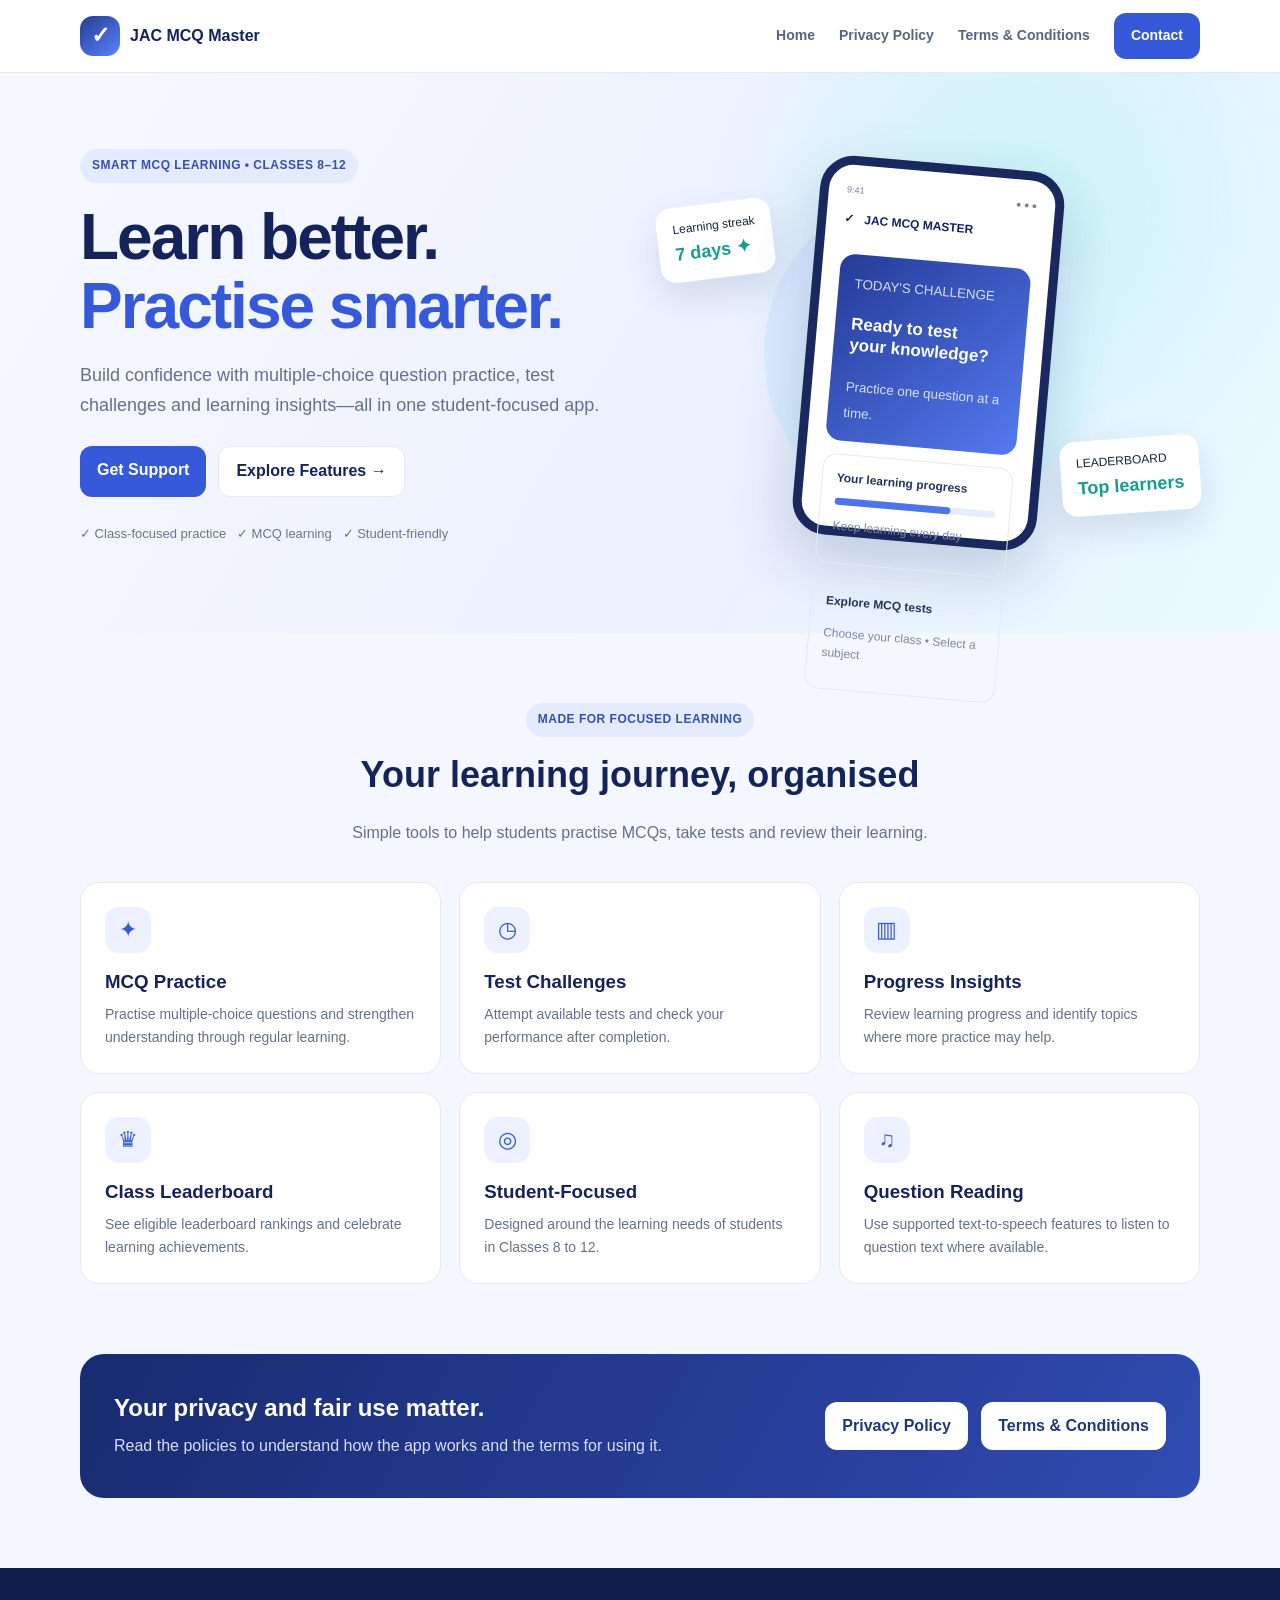
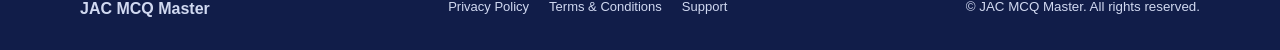
<file: index.html>
<!doctype html><html lang="en"><head><meta charset="utf-8"><meta name="viewport" content="width=device-width,initial-scale=1"><meta name="description" content="JAC MCQ Master educational MCQ practice app for Classes 8 to 12."><title>JAC MCQ Master | Learn. Practise. Improve.</title><link rel="stylesheet" href="style.css"></head><body><header><div class="container nav"><a class="brand" href="index.html"><span class="logo">✓</span>JAC MCQ Master</a><nav class="links"><a href="index.html">Home</a><a href="privacy-policy.html">Privacy Policy</a><a href="terms-and-conditions.html">Terms &amp; Conditions</a><a class="cta" href="mailto:contact@jharplus.com">Contact</a></nav></div></header>
<main><section class="hero"><div class="container hero-grid"><div><span class="tag">SMART MCQ LEARNING • CLASSES 8–12</span><h1>Learn better.<br><span>Practise smarter.</span></h1><p class="lead">Build confidence with multiple-choice question practice, test challenges and learning insights—all in one student-focused app.</p><div class="actions"><a class="btn" href="mailto:contact@jharplus.com">Get Support</a><a class="btn light" href="#features">Explore Features →</a></div><p style="font-size:13px;color:#68758e">✓ Class-focused practice &nbsp; ✓ MCQ learning &nbsp; ✓ Student-friendly</p></div>
<div class="art"><div class="orb"></div><div class="float one">Learning streak<b>7 days ✦</b></div><div class="phone"><div style="display:flex;justify-content:space-between;font-size:9px;color:#78839a"><span>9:41</span><span>● ● ●</span></div><p class="mockbrand">✓ &nbsp; JAC MCQ MASTER</p><div class="challenge"><small>TODAY'S CHALLENGE</small><h3>Ready to test<br>your knowledge?</h3><small>Practice one question at a time.</small></div><div class="panel"><b style="color:#25345f">Your learning progress</b><div class="bar"></div><p style="color:#7c88a1">Keep learning every day</p></div><div class="panel"><b style="color:#25345f">Explore MCQ tests</b><p style="color:#7c88a1">Choose your class • Select a subject</p></div></div><div class="float two">LEADERBOARD<b>Top learners</b></div></div></div></section>
<section class="content" id="features"><div class="container"><div class="section-title"><span class="tag">MADE FOR FOCUSED LEARNING</span><h2>Your learning journey, organised</h2><p>Simple tools to help students practise MCQs, take tests and review their learning.</p></div><div class="grid">
<div class="feature"><div class="ico">✦</div><h3>MCQ Practice</h3><p>Practise multiple-choice questions and strengthen understanding through regular learning.</p></div>
<div class="feature"><div class="ico">◷</div><h3>Test Challenges</h3><p>Attempt available tests and check your performance after completion.</p></div>
<div class="feature"><div class="ico">▥</div><h3>Progress Insights</h3><p>Review learning progress and identify topics where more practice may help.</p></div>
<div class="feature"><div class="ico">♛</div><h3>Class Leaderboard</h3><p>See eligible leaderboard rankings and celebrate learning achievements.</p></div>
<div class="feature"><div class="ico">◎</div><h3>Student-Focused</h3><p>Designed around the learning needs of students in Classes 8 to 12.</p></div>
<div class="feature"><div class="ico">♫</div><h3>Question Reading</h3><p>Use supported text-to-speech features to listen to question text where available.</p></div></div></div></section>
<section class="content" style="padding-top:0"><div class="container"><div class="banner"><div><h2 style="margin:0">Your privacy and fair use matter.</h2><p>Read the policies to understand how the app works and the terms for using it.</p></div><div><a class="btn" href="privacy-policy.html">Privacy Policy</a> &nbsp; <a class="btn" href="terms-and-conditions.html">Terms &amp; Conditions</a></div></div></div></section></main><footer><div class="container foot"><strong>JAC MCQ Master</strong><div class="footlinks"><a href="privacy-policy.html">Privacy Policy</a><a href="terms-and-conditions.html">Terms &amp; Conditions</a><a href="mailto:contact@jharplus.com">Support</a></div><small>© JAC MCQ Master. All rights reserved.</small></div></footer></body></html>
</file>
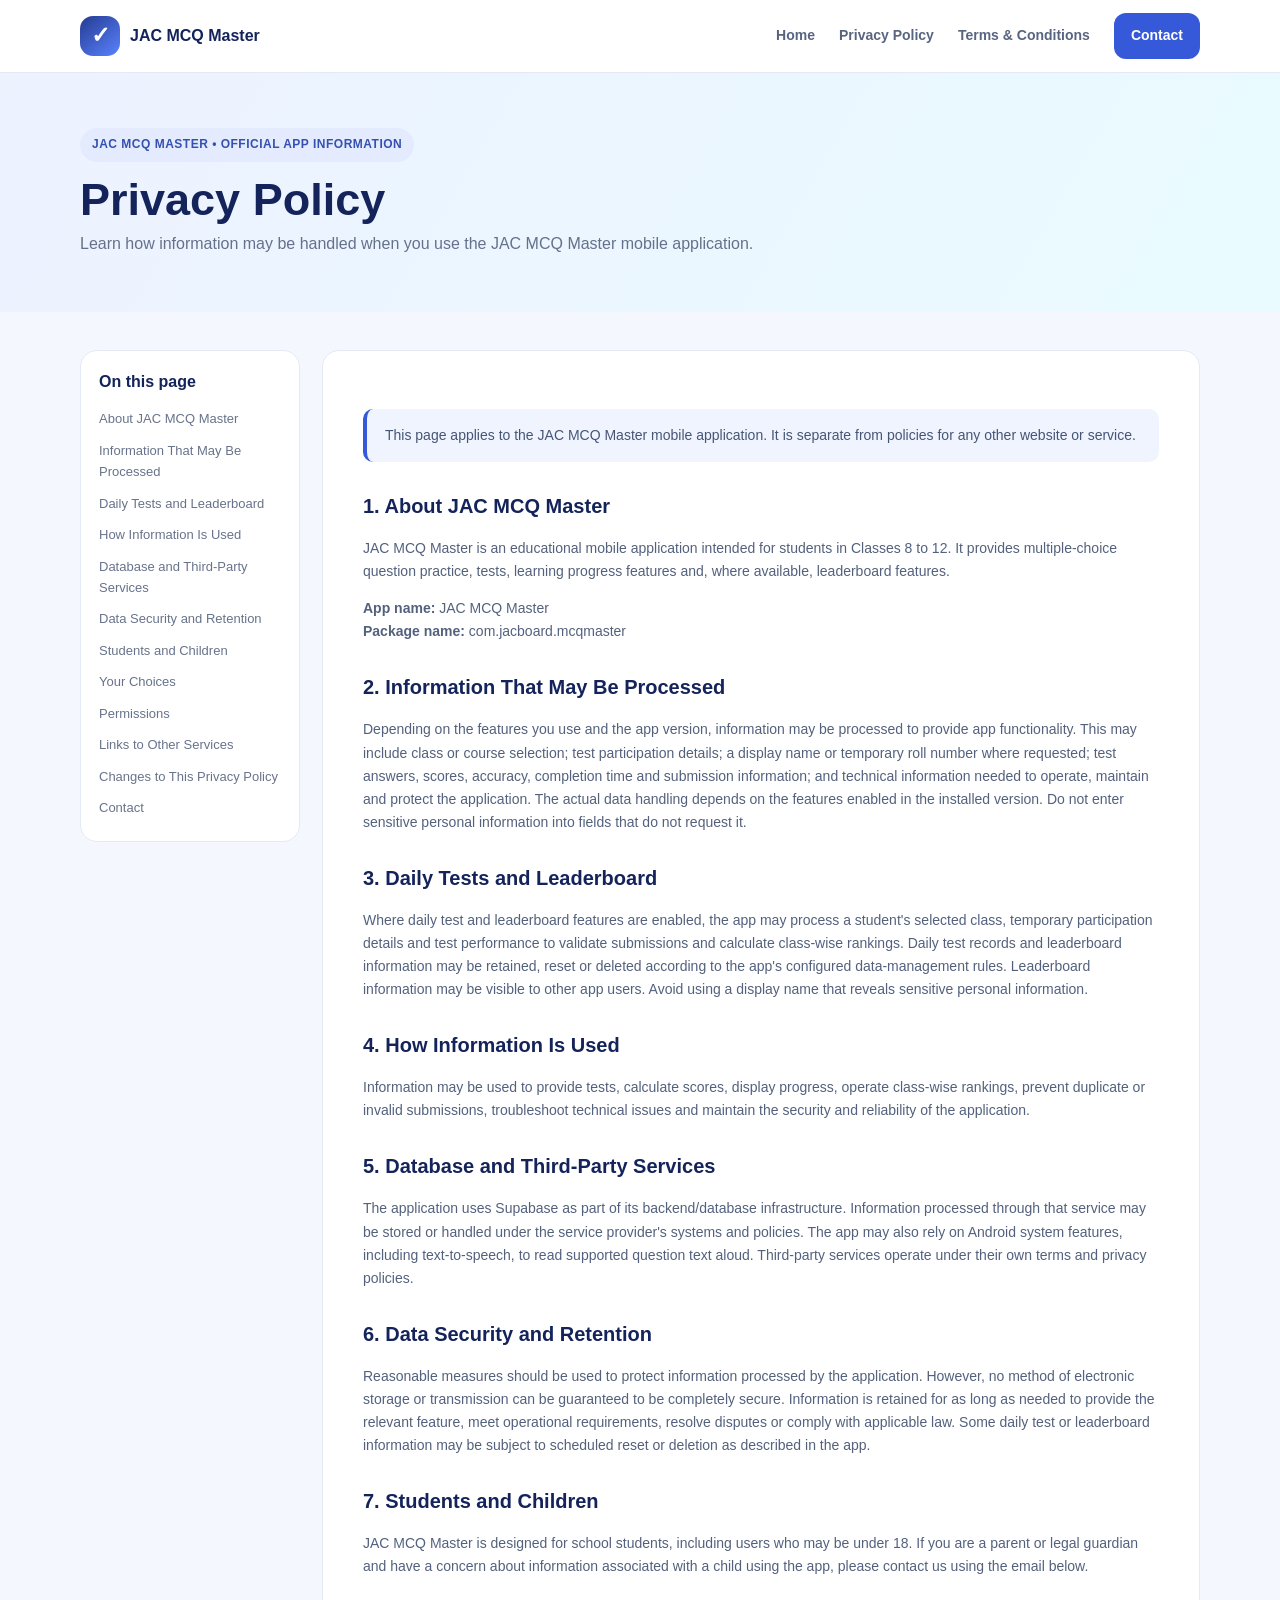
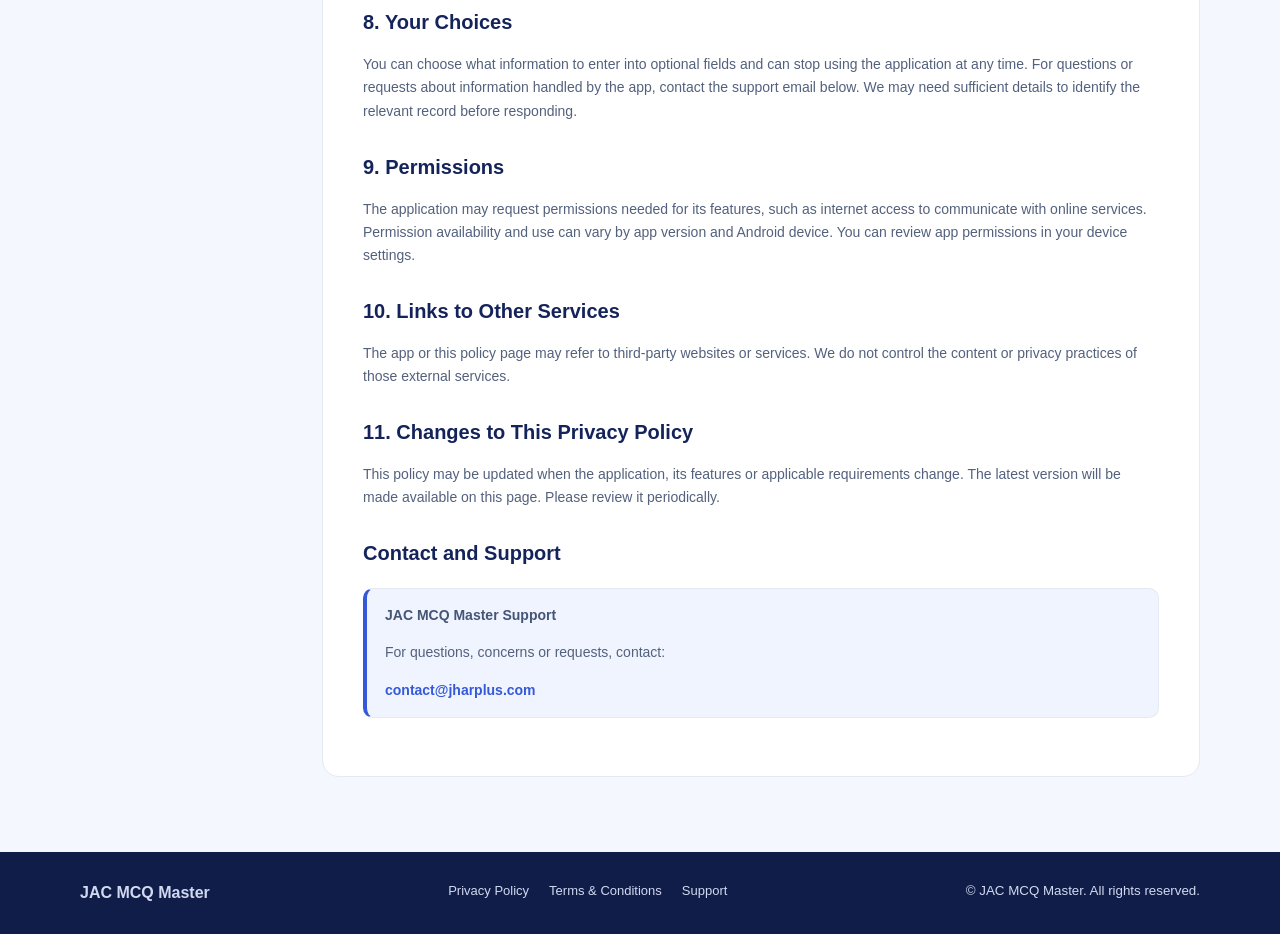
<file: privacy-policy.html>
<!doctype html><html lang="en"><head><meta charset="utf-8"><meta name="viewport" content="width=device-width,initial-scale=1"><meta name="description" content="Privacy Policy for JAC MCQ Master Android application."><title>Privacy Policy | JAC MCQ Master</title><link rel="stylesheet" href="style.css"></head><body><header><div class="container nav"><a class="brand" href="index.html"><span class="logo">✓</span>JAC MCQ Master</a><nav class="links"><a href="index.html">Home</a><a href="privacy-policy.html">Privacy Policy</a><a href="terms-and-conditions.html">Terms &amp; Conditions</a><a class="cta" href="mailto:contact@jharplus.com">Contact</a></nav></div></header><section class="pagehero"><div class="container"><span class="tag">JAC MCQ MASTER • OFFICIAL APP INFORMATION</span><h1>Privacy Policy</h1><p>Learn how information may be handled when you use the JAC MCQ Master mobile application.</p></div></section><main class="docs"><div class="container docgrid"><aside class="toc"><b>On this page</b><a href="#s0">About JAC MCQ Master</a><a href="#s1">Information That May Be Processed</a><a href="#s2">Daily Tests and Leaderboard</a><a href="#s3">How Information Is Used</a><a href="#s4">Database and Third-Party Services</a><a href="#s5">Data Security and Retention</a><a href="#s6">Students and Children</a><a href="#s7">Your Choices</a><a href="#s8">Permissions</a><a href="#s9">Links to Other Services</a><a href="#s10">Changes to This Privacy Policy</a><a href="#contact">Contact</a></aside><article class="paper"><div class="notice">This page applies to the JAC MCQ Master mobile application. It is separate from policies for any other website or service.</div><h2 id="s0">1. About JAC MCQ Master</h2><p>JAC MCQ Master is an educational mobile application intended for students in Classes 8 to 12. It provides multiple-choice question practice, tests, learning progress features and, where available, leaderboard features.<p><b>App name:</b> JAC MCQ Master<br><b>Package name:</b> com.jacboard.mcqmaster</p></p><h2 id="s1">2. Information That May Be Processed</h2><p>Depending on the features you use and the app version, information may be processed to provide app functionality. This may include class or course selection; test participation details; a display name or temporary roll number where requested; test answers, scores, accuracy, completion time and submission information; and technical information needed to operate, maintain and protect the application. The actual data handling depends on the features enabled in the installed version. Do not enter sensitive personal information into fields that do not request it.</p><h2 id="s2">3. Daily Tests and Leaderboard</h2><p>Where daily test and leaderboard features are enabled, the app may process a student's selected class, temporary participation details and test performance to validate submissions and calculate class-wise rankings. Daily test records and leaderboard information may be retained, reset or deleted according to the app's configured data-management rules. Leaderboard information may be visible to other app users. Avoid using a display name that reveals sensitive personal information.</p><h2 id="s3">4. How Information Is Used</h2><p>Information may be used to provide tests, calculate scores, display progress, operate class-wise rankings, prevent duplicate or invalid submissions, troubleshoot technical issues and maintain the security and reliability of the application.</p><h2 id="s4">5. Database and Third-Party Services</h2><p>The application uses Supabase as part of its backend/database infrastructure. Information processed through that service may be stored or handled under the service provider's systems and policies. The app may also rely on Android system features, including text-to-speech, to read supported question text aloud. Third-party services operate under their own terms and privacy policies.</p><h2 id="s5">6. Data Security and Retention</h2><p>Reasonable measures should be used to protect information processed by the application. However, no method of electronic storage or transmission can be guaranteed to be completely secure. Information is retained for as long as needed to provide the relevant feature, meet operational requirements, resolve disputes or comply with applicable law. Some daily test or leaderboard information may be subject to scheduled reset or deletion as described in the app.</p><h2 id="s6">7. Students and Children</h2><p>JAC MCQ Master is designed for school students, including users who may be under 18. If you are a parent or legal guardian and have a concern about information associated with a child using the app, please contact us using the email below.</p><h2 id="s7">8. Your Choices</h2><p>You can choose what information to enter into optional fields and can stop using the application at any time. For questions or requests about information handled by the app, contact the support email below. We may need sufficient details to identify the relevant record before responding.</p><h2 id="s8">9. Permissions</h2><p>The application may request permissions needed for its features, such as internet access to communicate with online services. Permission availability and use can vary by app version and Android device. You can review app permissions in your device settings.</p><h2 id="s9">10. Links to Other Services</h2><p>The app or this policy page may refer to third-party websites or services. We do not control the content or privacy practices of those external services.</p><h2 id="s10">11. Changes to This Privacy Policy</h2><p>This policy may be updated when the application, its features or applicable requirements change. The latest version will be made available on this page. Please review it periodically.</p><h2 id="contact">Contact and Support</h2><div class="contact"><b>JAC MCQ Master Support</b><p>For questions, concerns or requests, contact:</p><a href="mailto:contact@jharplus.com">contact@jharplus.com</a></div></article></div></main><footer><div class="container foot"><strong>JAC MCQ Master</strong><div class="footlinks"><a href="privacy-policy.html">Privacy Policy</a><a href="terms-and-conditions.html">Terms &amp; Conditions</a><a href="mailto:contact@jharplus.com">Support</a></div><small>© JAC MCQ Master. All rights reserved.</small></div></footer></body></html>
</file>
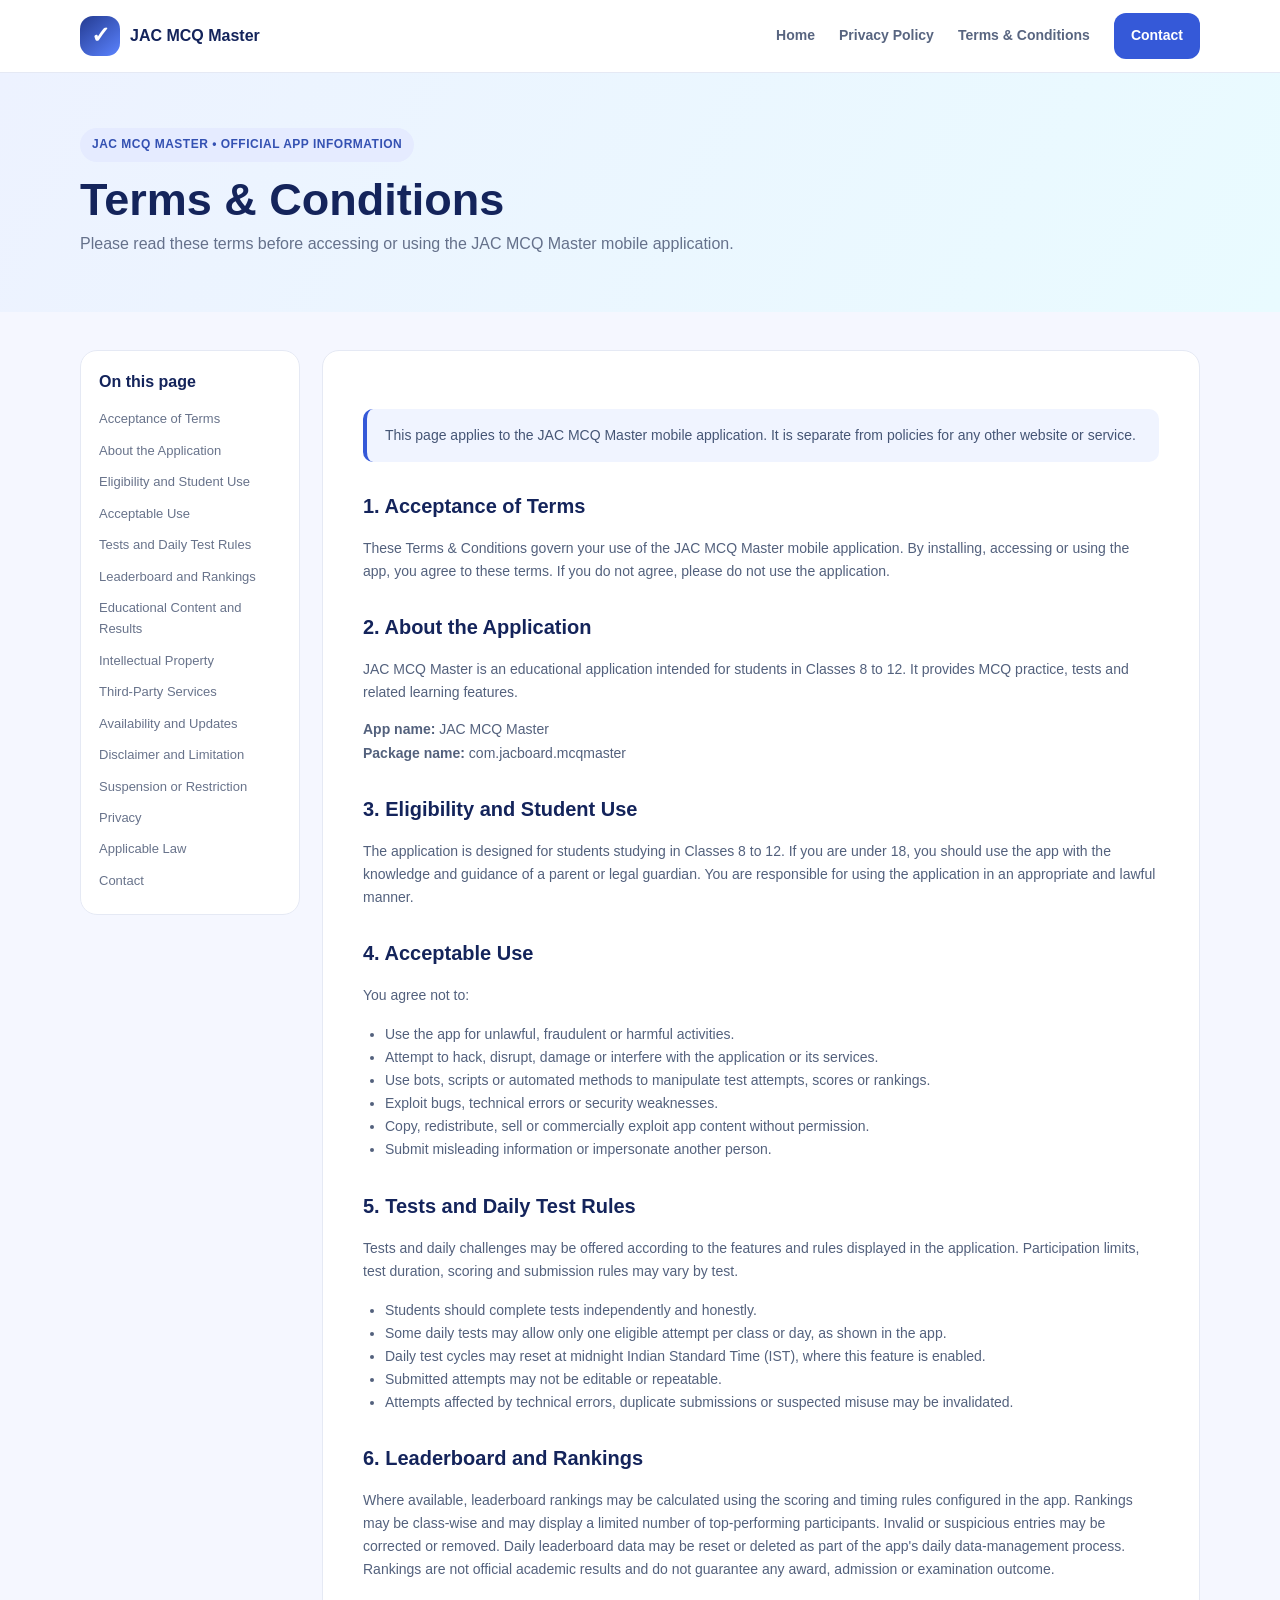
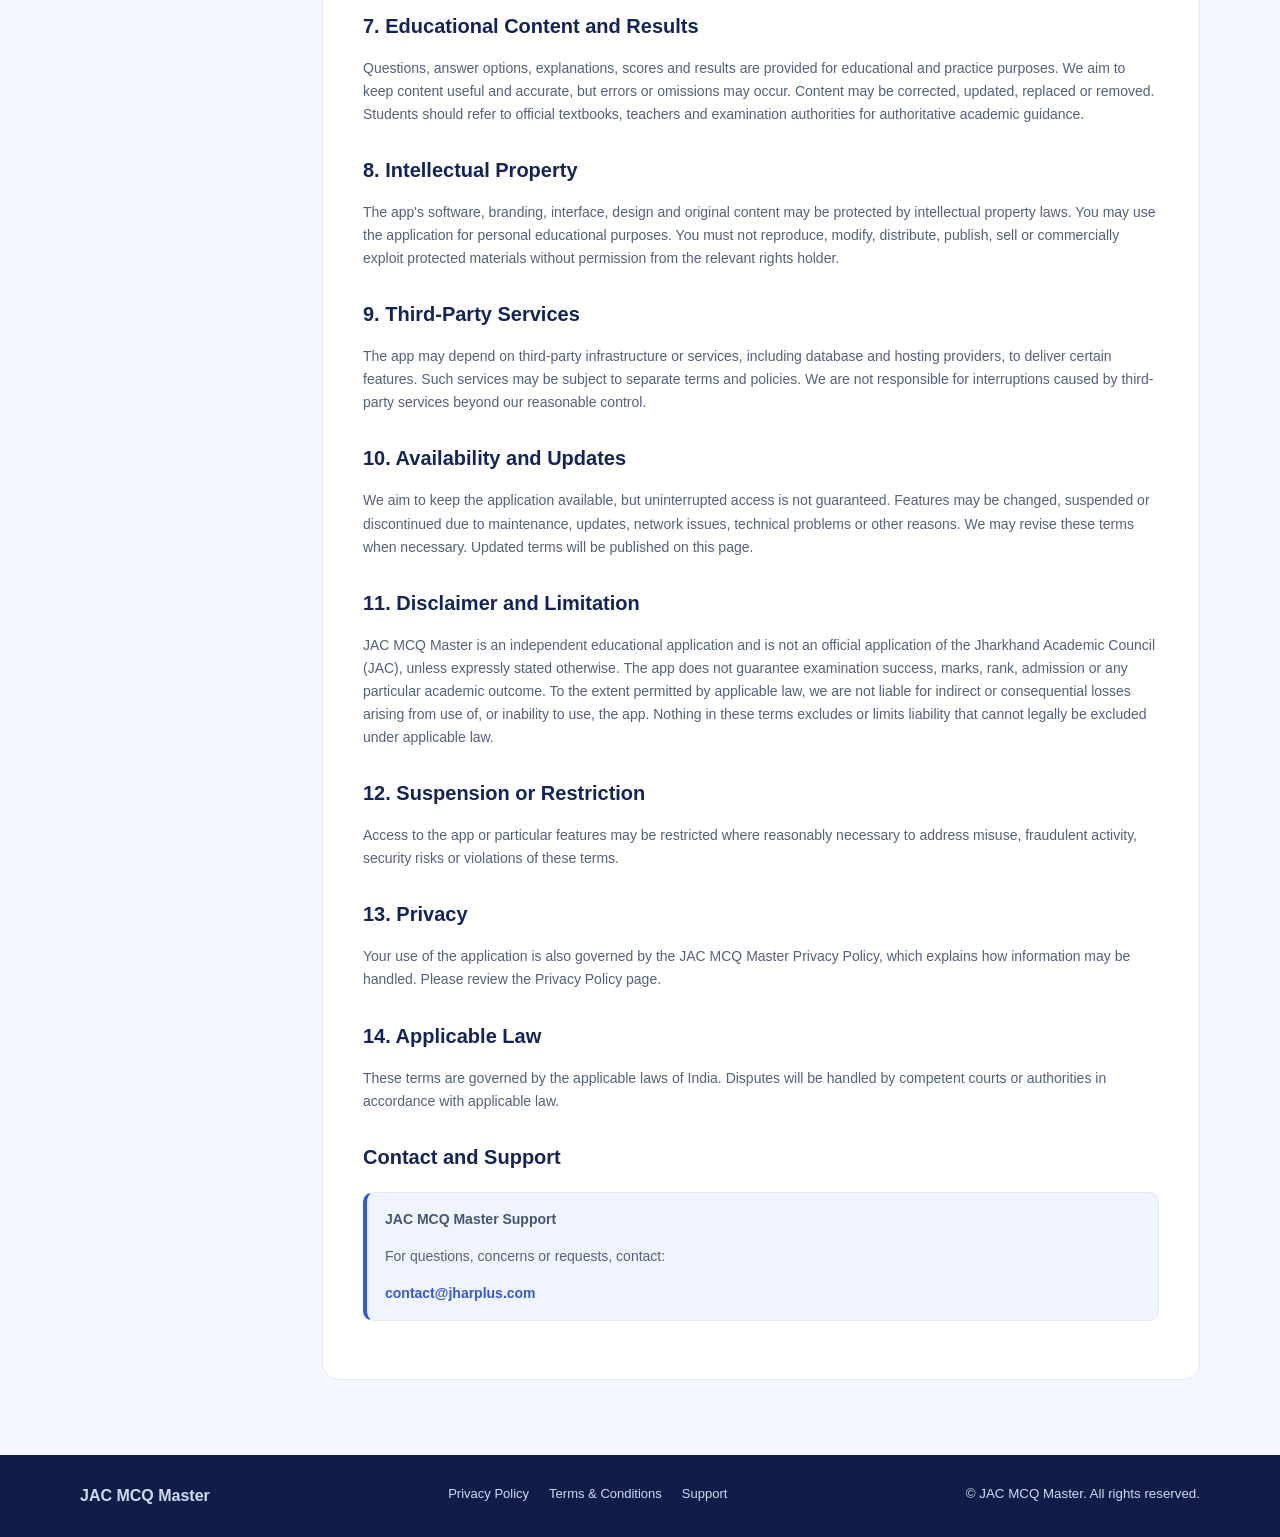
<file: terms-and-conditions.html>
<!doctype html><html lang="en"><head><meta charset="utf-8"><meta name="viewport" content="width=device-width,initial-scale=1"><meta name="description" content="Terms and Conditions for JAC MCQ Master Android application."><title>Terms &amp; Conditions | JAC MCQ Master</title><link rel="stylesheet" href="style.css"></head><body><header><div class="container nav"><a class="brand" href="index.html"><span class="logo">✓</span>JAC MCQ Master</a><nav class="links"><a href="index.html">Home</a><a href="privacy-policy.html">Privacy Policy</a><a href="terms-and-conditions.html">Terms &amp; Conditions</a><a class="cta" href="mailto:contact@jharplus.com">Contact</a></nav></div></header><section class="pagehero"><div class="container"><span class="tag">JAC MCQ MASTER • OFFICIAL APP INFORMATION</span><h1>Terms &amp; Conditions</h1><p>Please read these terms before accessing or using the JAC MCQ Master mobile application.</p></div></section><main class="docs"><div class="container docgrid"><aside class="toc"><b>On this page</b><a href="#s0">Acceptance of Terms</a><a href="#s1">About the Application</a><a href="#s2">Eligibility and Student Use</a><a href="#s3">Acceptable Use</a><a href="#s4">Tests and Daily Test Rules</a><a href="#s5">Leaderboard and Rankings</a><a href="#s6">Educational Content and Results</a><a href="#s7">Intellectual Property</a><a href="#s8">Third-Party Services</a><a href="#s9">Availability and Updates</a><a href="#s10">Disclaimer and Limitation</a><a href="#s11">Suspension or Restriction</a><a href="#s12">Privacy</a><a href="#s13">Applicable Law</a><a href="#contact">Contact</a></aside><article class="paper"><div class="notice">This page applies to the JAC MCQ Master mobile application. It is separate from policies for any other website or service.</div><h2 id="s0">1. Acceptance of Terms</h2><p>These Terms &amp; Conditions govern your use of the JAC MCQ Master mobile application. By installing, accessing or using the app, you agree to these terms. If you do not agree, please do not use the application.</p><h2 id="s1">2. About the Application</h2><p>JAC MCQ Master is an educational application intended for students in Classes 8 to 12. It provides MCQ practice, tests and related learning features.<p><b>App name:</b> JAC MCQ Master<br><b>Package name:</b> com.jacboard.mcqmaster</p></p><h2 id="s2">3. Eligibility and Student Use</h2><p>The application is designed for students studying in Classes 8 to 12. If you are under 18, you should use the app with the knowledge and guidance of a parent or legal guardian. You are responsible for using the application in an appropriate and lawful manner.</p><h2 id="s3">4. Acceptable Use</h2><p>You agree not to:<ul><li>Use the app for unlawful, fraudulent or harmful activities.</li><li>Attempt to hack, disrupt, damage or interfere with the application or its services.</li><li>Use bots, scripts or automated methods to manipulate test attempts, scores or rankings.</li><li>Exploit bugs, technical errors or security weaknesses.</li><li>Copy, redistribute, sell or commercially exploit app content without permission.</li><li>Submit misleading information or impersonate another person.</li></ul></p><h2 id="s4">5. Tests and Daily Test Rules</h2><p>Tests and daily challenges may be offered according to the features and rules displayed in the application. Participation limits, test duration, scoring and submission rules may vary by test.<ul><li>Students should complete tests independently and honestly.</li><li>Some daily tests may allow only one eligible attempt per class or day, as shown in the app.</li><li>Daily test cycles may reset at midnight Indian Standard Time (IST), where this feature is enabled.</li><li>Submitted attempts may not be editable or repeatable.</li><li>Attempts affected by technical errors, duplicate submissions or suspected misuse may be invalidated.</li></ul></p><h2 id="s5">6. Leaderboard and Rankings</h2><p>Where available, leaderboard rankings may be calculated using the scoring and timing rules configured in the app. Rankings may be class-wise and may display a limited number of top-performing participants. Invalid or suspicious entries may be corrected or removed. Daily leaderboard data may be reset or deleted as part of the app's daily data-management process. Rankings are not official academic results and do not guarantee any award, admission or examination outcome.</p><h2 id="s6">7. Educational Content and Results</h2><p>Questions, answer options, explanations, scores and results are provided for educational and practice purposes. We aim to keep content useful and accurate, but errors or omissions may occur. Content may be corrected, updated, replaced or removed. Students should refer to official textbooks, teachers and examination authorities for authoritative academic guidance.</p><h2 id="s7">8. Intellectual Property</h2><p>The app's software, branding, interface, design and original content may be protected by intellectual property laws. You may use the application for personal educational purposes. You must not reproduce, modify, distribute, publish, sell or commercially exploit protected materials without permission from the relevant rights holder.</p><h2 id="s8">9. Third-Party Services</h2><p>The app may depend on third-party infrastructure or services, including database and hosting providers, to deliver certain features. Such services may be subject to separate terms and policies. We are not responsible for interruptions caused by third-party services beyond our reasonable control.</p><h2 id="s9">10. Availability and Updates</h2><p>We aim to keep the application available, but uninterrupted access is not guaranteed. Features may be changed, suspended or discontinued due to maintenance, updates, network issues, technical problems or other reasons. We may revise these terms when necessary. Updated terms will be published on this page.</p><h2 id="s10">11. Disclaimer and Limitation</h2><p>JAC MCQ Master is an independent educational application and is not an official application of the Jharkhand Academic Council (JAC), unless expressly stated otherwise. The app does not guarantee examination success, marks, rank, admission or any particular academic outcome. To the extent permitted by applicable law, we are not liable for indirect or consequential losses arising from use of, or inability to use, the app. Nothing in these terms excludes or limits liability that cannot legally be excluded under applicable law.</p><h2 id="s11">12. Suspension or Restriction</h2><p>Access to the app or particular features may be restricted where reasonably necessary to address misuse, fraudulent activity, security risks or violations of these terms.</p><h2 id="s12">13. Privacy</h2><p>Your use of the application is also governed by the JAC MCQ Master Privacy Policy, which explains how information may be handled. Please review the Privacy Policy page.</p><h2 id="s13">14. Applicable Law</h2><p>These terms are governed by the applicable laws of India. Disputes will be handled by competent courts or authorities in accordance with applicable law.</p><h2 id="contact">Contact and Support</h2><div class="contact"><b>JAC MCQ Master Support</b><p>For questions, concerns or requests, contact:</p><a href="mailto:contact@jharplus.com">contact@jharplus.com</a></div></article></div></main><footer><div class="container foot"><strong>JAC MCQ Master</strong><div class="footlinks"><a href="privacy-policy.html">Privacy Policy</a><a href="terms-and-conditions.html">Terms &amp; Conditions</a><a href="mailto:contact@jharplus.com">Support</a></div><small>© JAC MCQ Master. All rights reserved.</small></div></footer></body></html>
</file>
<file: style.css>
:root{--navy:#14245b;--blue:#3559d8;--cyan:#67d8e8;--ink:#17233f;--muted:#65718b;--bg:#f5f7ff;--line:#e5e9f4}
*{box-sizing:border-box}html{scroll-behavior:smooth}body{margin:0;font-family:Arial, sans-serif;color:var(--ink);background:var(--bg);line-height:1.65}a{color:inherit;text-decoration:none}.container{width:min(1120px,calc(100% - 36px));margin:auto}
header{position:sticky;top:0;z-index:5;background:#ffffffed;backdrop-filter:blur(12px);border-bottom:1px solid var(--line)}.nav{height:72px;display:flex;align-items:center;justify-content:space-between;gap:16px}.brand{display:flex;align-items:center;gap:10px;font-weight:800;color:var(--navy)}.logo{width:40px;height:40px;border-radius:13px;background:linear-gradient(140deg,#243b91,#5b83ff);display:grid;place-items:center;color:white;font-size:23px}.links{display:flex;gap:24px;align-items:center;font-size:14px;font-weight:700;color:#586580}.cta,.btn{display:inline-block;background:var(--blue);color:white;padding:11px 17px;border-radius:12px;font-weight:700}.hero{padding:76px 0;background:radial-gradient(circle at 80% 25%,#c9f5f8 0,transparent 28%),linear-gradient(120deg,#f8f9ff,#eaf0ff 65%,#e9fbff)}.hero-grid{display:grid;grid-template-columns:1fr 1fr;gap:35px;align-items:center}.tag{display:inline-block;background:#e5ebff;color:#3451b2;padding:7px 12px;border-radius:30px;font-size:12px;font-weight:800;letter-spacing:.5px}.hero h1{font-size:clamp(40px,5vw,64px);line-height:1.08;letter-spacing:-2px;color:var(--navy);margin:20px 0}.hero h1 span{color:var(--blue)}.lead{font-size:18px;color:var(--muted);max-width:550px}.actions{display:flex;gap:12px;flex-wrap:wrap;margin:26px 0}.btn.light{background:white;color:var(--navy);border:1px solid var(--line)}.art{height:400px;display:grid;place-items:center;position:relative}.orb{position:absolute;width:330px;height:330px;border-radius:50%;background:linear-gradient(135deg,#dce6ff,#d5fbff)}.phone{position:relative;width:245px;height:380px;background:white;border:9px solid #19295e;border-radius:34px;padding:18px;box-shadow:0 25px 60px #20346a35;transform:rotate(5deg)}.phone h3{font-size:17px;line-height:1.25}.mockbrand{font-weight:800;color:var(--navy);font-size:12px}.challenge{background:linear-gradient(135deg,#253c98,#5479ef);color:white;border-radius:15px;padding:16px;margin-top:24px}.challenge small{opacity:.8}.panel{border:1px solid var(--line);border-radius:14px;padding:14px;margin-top:13px;font-size:12px}.bar{height:7px;background:#e7ecfa;border-radius:9px;margin-top:9px}.bar:after{content:"";display:block;width:72%;height:100%;border-radius:9px;background:#4d75e9}.float{position:absolute;background:white;padding:13px 16px;border-radius:15px;box-shadow:0 15px 35px #20346a22;font-size:12px}.float b{display:block;color:#179c8d;font-size:18px}.float.one{top:50px;left:0;transform:rotate(-7deg)}.float.two{bottom:40px;right:0;transform:rotate(-4deg)}
section.content{padding:70px 0}.section-title{text-align:center;max-width:660px;margin:0 auto 35px}.section-title h2{font-size:36px;color:var(--navy);margin:8px}.section-title p{color:var(--muted)}.grid{display:grid;grid-template-columns:repeat(3,1fr);gap:18px}.feature{background:white;border:1px solid var(--line);border-radius:19px;padding:24px}.ico{width:46px;height:46px;border-radius:14px;background:#edf1ff;color:var(--blue);display:grid;place-items:center;font-size:22px}.feature h3{color:var(--navy);margin:14px 0 5px}.feature p{color:var(--muted);font-size:14px;margin:0}.banner{background:linear-gradient(120deg,#182b70,#304bb2);color:white;border-radius:24px;padding:34px;display:flex;justify-content:space-between;align-items:center;gap:20px}.banner p{color:#d7def7;margin:5px 0}.banner .btn{background:white;color:#20377f}footer{background:#111d49;color:#d1d9f1;padding:28px 0}.foot{display:flex;justify-content:space-between;gap:20px;flex-wrap:wrap}.footlinks{display:flex;gap:20px;font-size:13px}
.pagehero{padding:55px 0;background:linear-gradient(120deg,#edf2ff,#e9fbff)}.pagehero h1{font-size:45px;line-height:1.15;color:var(--navy);margin:12px 0 5px}.pagehero p{color:var(--muted);margin:0}.docs{padding:38px 0 75px}.docgrid{display:grid;grid-template-columns:220px 1fr;gap:22px;align-items:start}.toc,.paper{background:white;border:1px solid var(--line);border-radius:17px}.toc{padding:18px;position:sticky;top:90px}.toc b{display:block;color:var(--navy);margin-bottom:8px}.toc a{display:block;font-size:13px;color:#68738b;padding:5px 0}.paper{padding:clamp(22px,4vw,40px)}.paper h2{font-size:20px;color:var(--navy);margin:28px 0 7px;scroll-margin-top:95px}.paper h2:first-child{margin-top:0}.paper p,.paper li{font-size:14px;color:#53617d}.paper ul{padding-left:22px}.notice,.contact{background:#f0f4ff;border-left:4px solid var(--blue);border-radius:10px;padding:15px 18px;color:#455575;font-size:14px;margin:18px 0}.contact{border:1px solid var(--line);border-left:4px solid var(--blue)}.contact a{color:var(--blue);font-weight:bold}
@media(max-width:760px){.hero-grid{grid-template-columns:1fr}.art{height:370px}.grid{grid-template-columns:1fr 1fr}.docgrid{grid-template-columns:1fr}.toc{position:static}.links a:not(.cta){display:none}.banner{display:block}.banner .btn{margin-top:15px}}
@media(max-width:520px){.grid{grid-template-columns:1fr}.hero{padding:52px 0}.hero h1{letter-spacing:-1px}.art{transform:scale(.88);margin:-20px -25px}.pagehero h1{font-size:36px}.foot{display:block}.footlinks{margin:15px 0;flex-wrap:wrap}.section-title h2{font-size:29px}}
</file>
